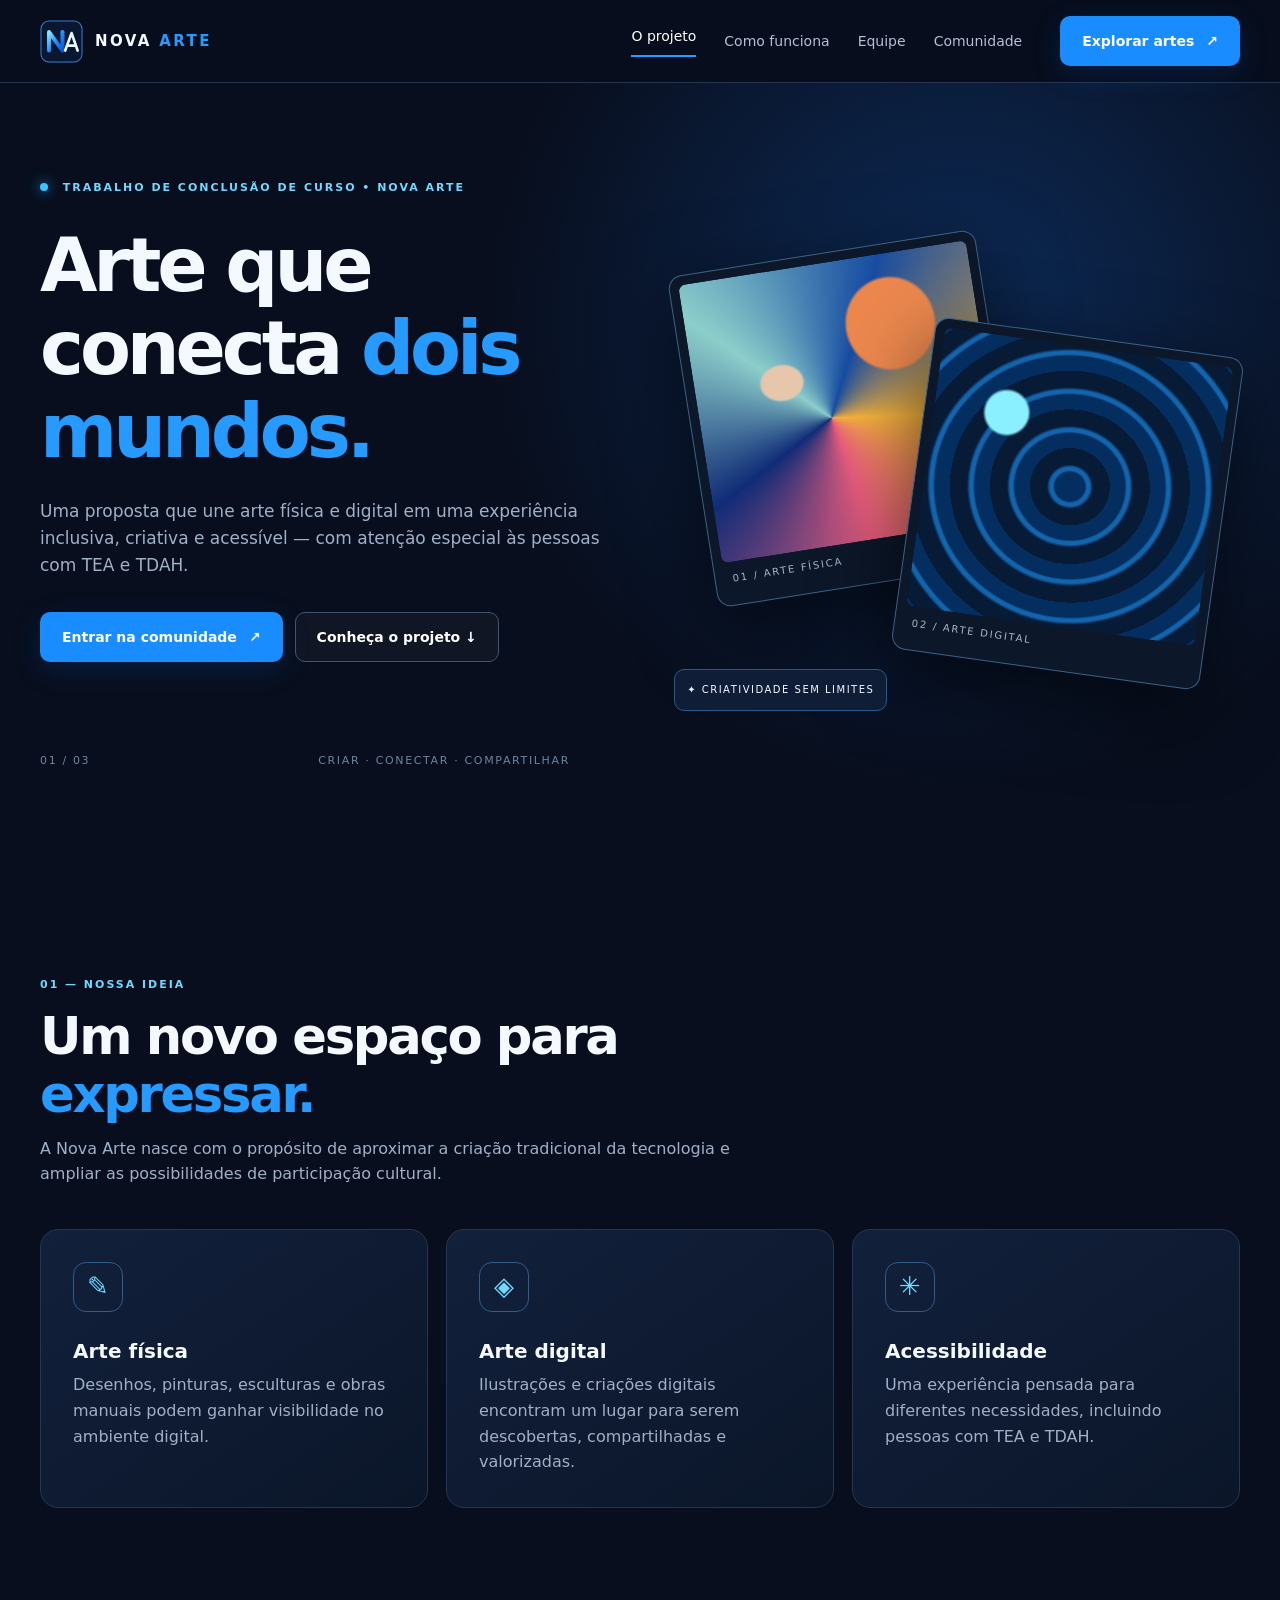
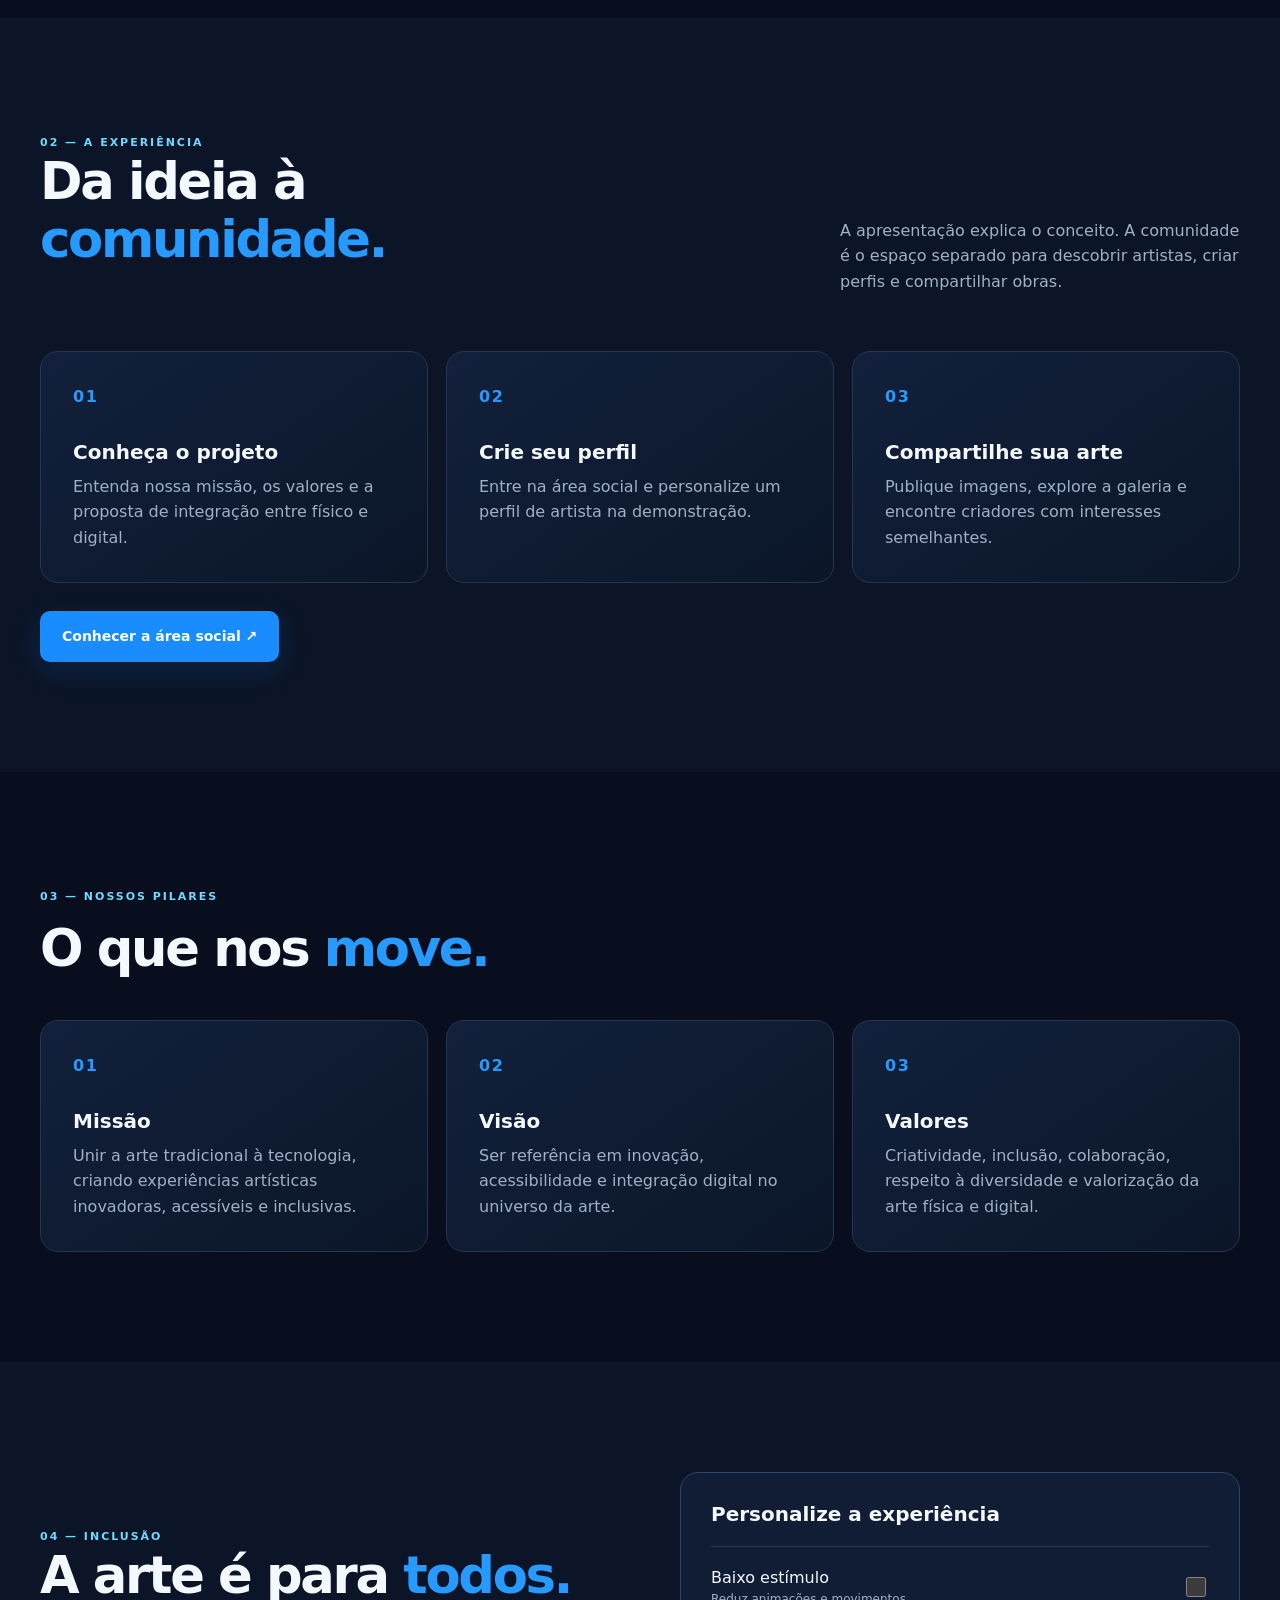
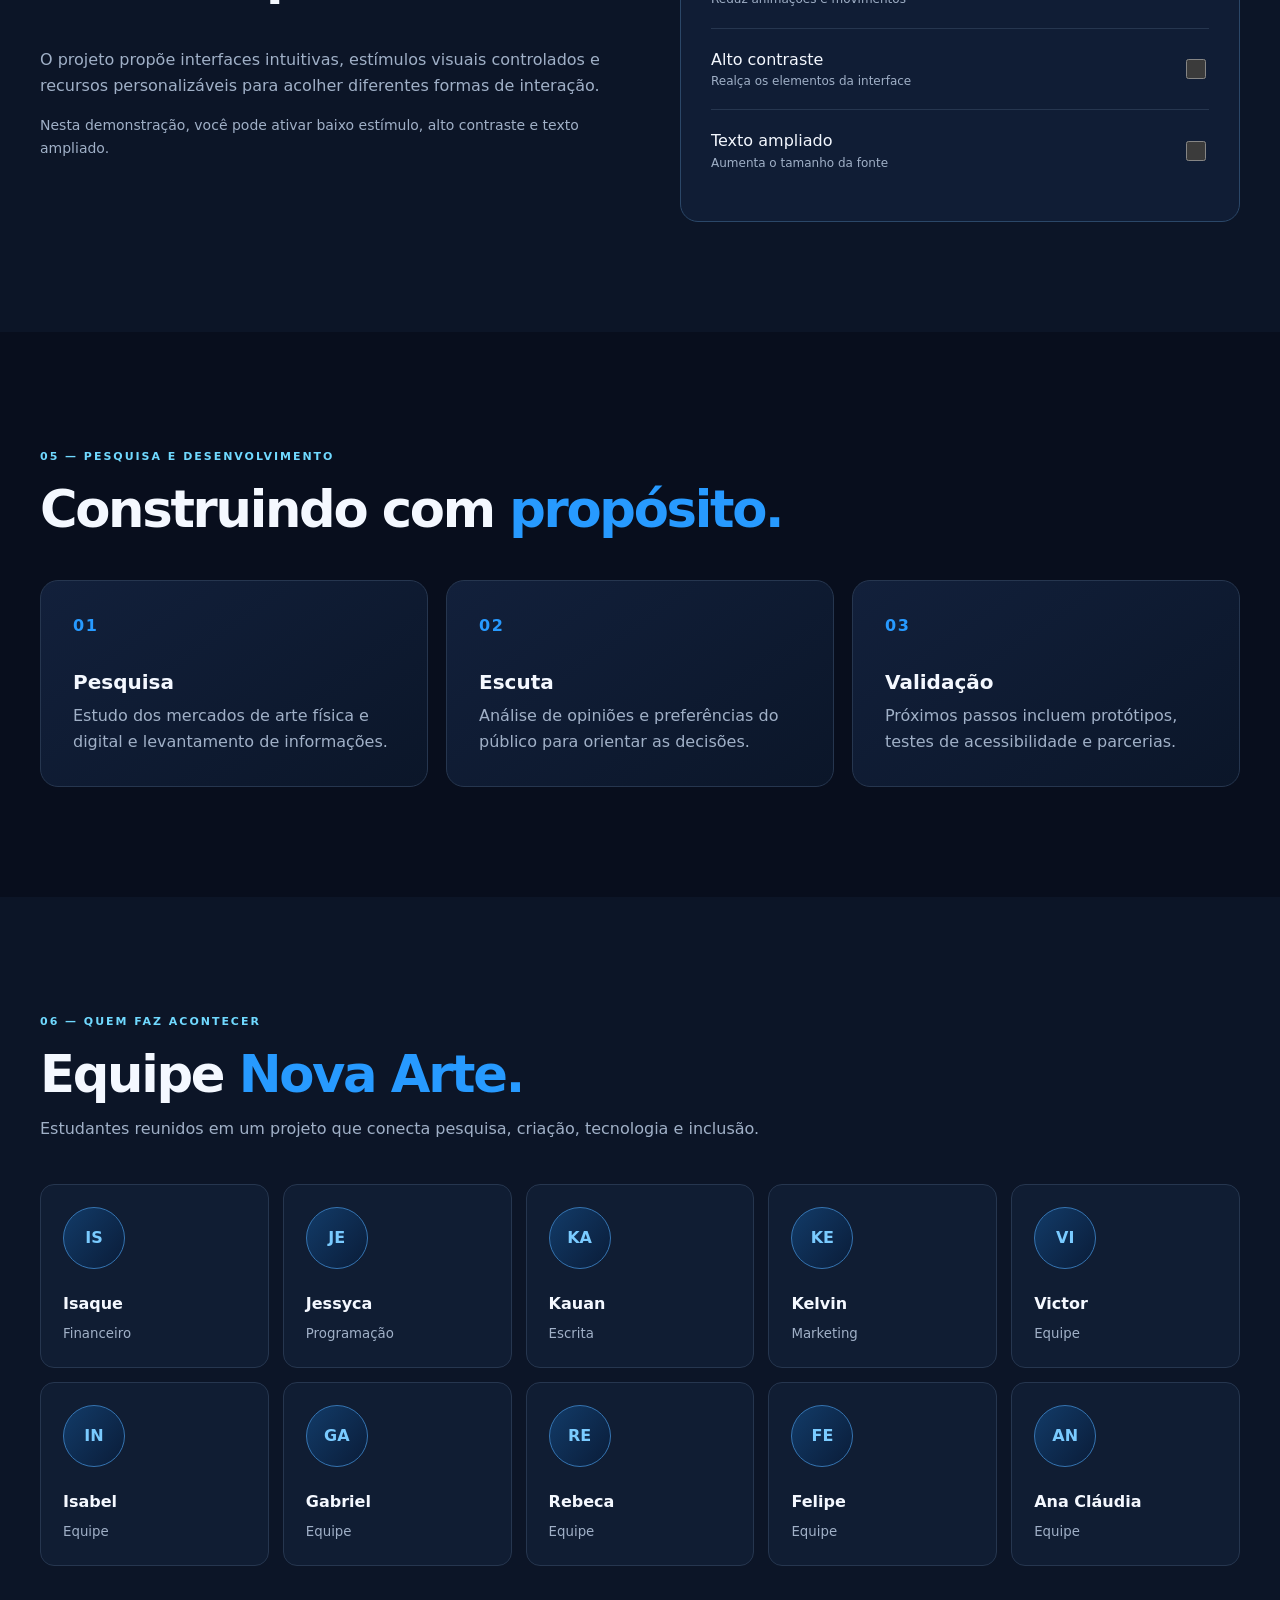
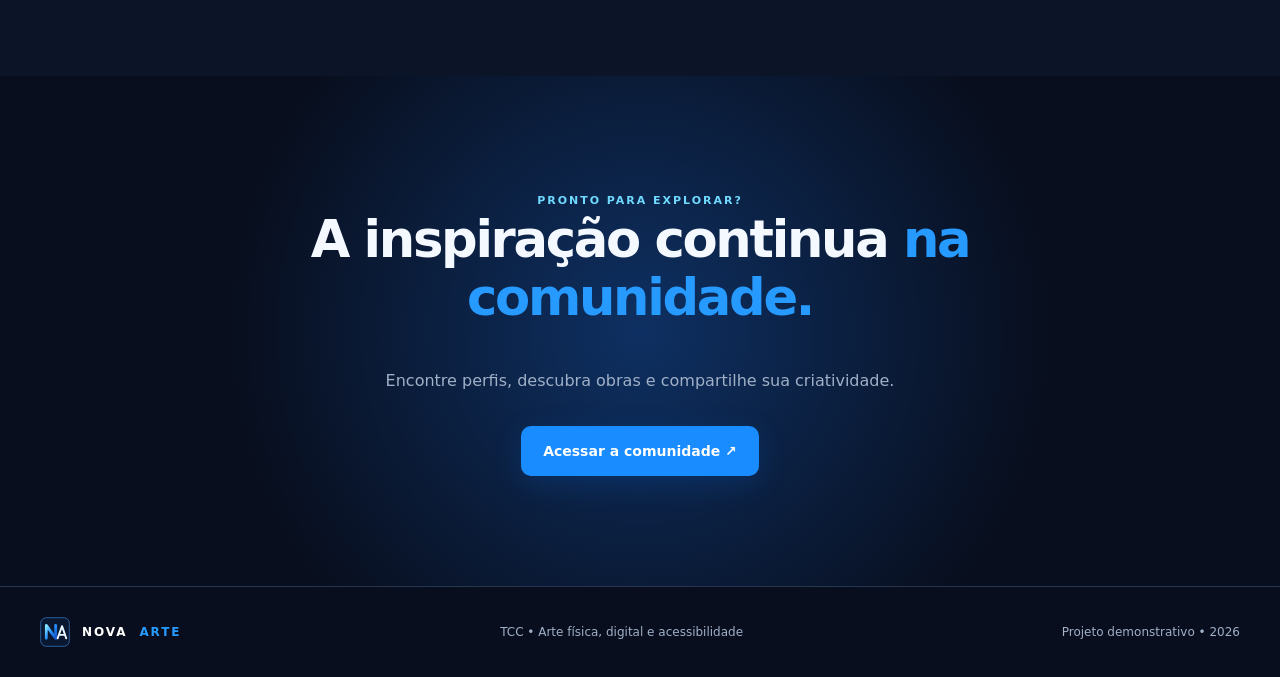
<file: index.html>
<!doctype html>
<html lang="pt-BR">

<head>
    <meta charset="utf-8">
    <meta name="viewport" content="width=device-width,initial-scale=1">
    <meta name="theme-color" content="#070d1d">
    <meta name="description" content="Nova Arte — unindo arte física e digital com acessibilidade.">
    <title>O projeto | Nova Arte</title>
    <link rel="icon" type="image/svg+xml" href="assets/logo-nova-arte.svg">
    <link rel="stylesheet" href="style.css">
    <script defer src="script.js"></script>
</head>

<body data-page="home"><a class="skip" href="#main">Pular para conteúdo</a>
    <header class="header">
        <div class="container topbar"><a class="brand" href="index.html" aria-label="Nova Arte, página inicial"><img
                    class="brand-logo" src="assets/logo-nova-arte.svg" alt="" width="43" height="43"><span>NOVA
                    <strong>ARTE</strong></span></a><button class="menu-button" id="menuButton" aria-label="Abrir menu"
                aria-expanded="false">☰</button>
            <nav class="nav" id="nav"><a href="index.html" class="active">O projeto</a><a
                    href="index.html#como-funciona">Como funciona</a><a href="index.html#equipe">Equipe</a><a
                    href="comunidade.html" class="">Comunidade</a></nav><a class="button button-primary header-cta"
                href="comunidade.html">Explorar artes <span aria-hidden="true">↗</span></a>
        </div>
    </header>
    <main id="main">
        <section class="hero">
            <div class="hero-orb"></div>
            <div class="container hero-grid">
                <div><span class="eyebrow"><span class="dot"></span> TRABALHO DE CONCLUSÃO DE CURSO • NOVA ARTE</span>
                    <h1>Arte que conecta <em>dois mundos.</em></h1>
                    <p class="lead">Uma proposta que une arte física e digital em uma experiência inclusiva, criativa e
                        acessível — com atenção especial às pessoas com TEA e TDAH.</p>
                    <div class="actions"><a href="comunidade.html" class="button button-primary">Entrar na comunidade
                            <span>↗</span></a><a href="#sobre" class="button button-outline">Conheça o projeto ↓</a>
                    </div>
                    <div class="hero-foot"><span>01 / 03</span><span>CRIAR · CONECTAR · COMPARTILHAR</span></div>
                </div>
                <div class="hero-art" aria-label="Composição ilustrativa de arte física e digital">
                    <div class="art-frame art-one">
                        <div class="abstract-art a1"></div><span>01 / ARTE FÍSICA</span>
                    </div>
                    <div class="art-frame art-two">
                        <div class="abstract-art a2"></div><span>02 / ARTE DIGITAL</span>
                    </div>
                    <div class="art-glow"></div><span class="floating-label">✦ CRIATIVIDADE SEM LIMITES</span>
                </div>
            </div>
        </section>
        <section class="section intro" id="sobre">
            <div class="container">
                <div class="section-head"><span class="kicker">01 — NOSSA IDEIA</span>
                    <h2>Um novo espaço para <span class="blue">expressar.</span></h2>
                    <p>A Nova Arte nasce com o propósito de aproximar a criação tradicional da tecnologia e ampliar as
                        possibilidades de participação cultural.</p>
                </div>
                <div class="feature-grid">
                    <article class="feature"><span class="feature-icon">✎</span>
                        <h3>Arte física</h3>
                        <p>Desenhos, pinturas, esculturas e obras manuais podem ganhar visibilidade no ambiente digital.
                        </p>
                    </article>
                    <article class="feature"><span class="feature-icon">◈</span>
                        <h3>Arte digital</h3>
                        <p>Ilustrações e criações digitais encontram um lugar para serem descobertas, compartilhadas e
                            valorizadas.</p>
                    </article>
                    <article class="feature"><span class="feature-icon">✳</span>
                        <h3>Acessibilidade</h3>
                        <p>Uma experiência pensada para diferentes necessidades, incluindo pessoas com TEA e TDAH.</p>
                    </article>
                </div>
            </div>
        </section>
        <section class="section muted" id="como-funciona">
            <div class="container">
                <div class="split-head">
                    <div><span class="kicker">02 — A EXPERIÊNCIA</span>
                        <h2>Da ideia à <span class="blue">comunidade.</span></h2>
                    </div>
                    <p>A apresentação explica o conceito. A comunidade é o espaço separado para descobrir artistas,
                        criar perfis e compartilhar obras.</p>
                </div>
                <div class="steps">
                    <article><span class="step-number">01</span>
                        <h3>Conheça o projeto</h3>
                        <p>Entenda nossa missão, os valores e a proposta de integração entre físico e digital.</p>
                    </article>
                    <article><span class="step-number">02</span>
                        <h3>Crie seu perfil</h3>
                        <p>Entre na área social e personalize um perfil de artista na demonstração.</p>
                    </article>
                    <article><span class="step-number">03</span>
                        <h3>Compartilhe sua arte</h3>
                        <p>Publique imagens, explore a galeria e encontre criadores com interesses semelhantes.</p>
                    </article>
                </div><a href="comunidade.html" class="button button-primary space-top">Conhecer a área social ↗</a>
            </div>
        </section>
        <section class="section" id="pilares">
            <div class="container">
                <div class="section-head"><span class="kicker">03 — NOSSOS PILARES</span>
                    <h2>O que nos <span class="blue">move.</span></h2>
                </div>
                <div class="feature-grid">
                    <article class="feature"><span class="number">01</span>
                        <h3>Missão</h3>
                        <p>Unir a arte tradicional à tecnologia, criando experiências artísticas inovadoras, acessíveis
                            e inclusivas.</p>
                    </article>
                    <article class="feature"><span class="number">02</span>
                        <h3>Visão</h3>
                        <p>Ser referência em inovação, acessibilidade e integração digital no universo da arte.</p>
                    </article>
                    <article class="feature"><span class="number">03</span>
                        <h3>Valores</h3>
                        <p>Criatividade, inclusão, colaboração, respeito à diversidade e valorização da arte física e
                            digital.</p>
                    </article>
                </div>
            </div>
        </section>
        <section class="section muted" id="acessibilidade">
            <div class="container accessibility">
                <div><span class="kicker">04 — INCLUSÃO</span>
                    <h2>A arte é para <span class="blue">todos.</span></h2>
                    <p>O projeto propõe interfaces intuitivas, estímulos visuais controlados e recursos personalizáveis
                        para acolher diferentes formas de interação.</p>
                    <p class="note">Nesta demonstração, você pode ativar baixo estímulo, alto contraste e texto
                        ampliado.</p>
                </div>
                <div class="settings">
                    <h3>Personalize a experiência</h3><label><span>Baixo estímulo <small>Reduz animações e
                                movimentos</small></span><input type="checkbox" id="lowMotion"></label><label><span>Alto
                            contraste <small>Realça os elementos da interface</small></span><input type="checkbox"
                            id="highContrast"></label><label><span>Texto ampliado <small>Aumenta o tamanho da
                                fonte</small></span><input type="checkbox" id="largeText"></label>
                </div>
            </div>
        </section>
        <section class="section" id="metodologia">
            <div class="container">
                <div class="section-head"><span class="kicker">05 — PESQUISA E DESENVOLVIMENTO</span>
                    <h2>Construindo com <span class="blue">propósito.</span></h2>
                </div>
                <div class="steps">
                    <article><span class="step-number">01</span>
                        <h3>Pesquisa</h3>
                        <p>Estudo dos mercados de arte física e digital e levantamento de informações.</p>
                    </article>
                    <article><span class="step-number">02</span>
                        <h3>Escuta</h3>
                        <p>Análise de opiniões e preferências do público para orientar as decisões.</p>
                    </article>
                    <article><span class="step-number">03</span>
                        <h3>Validação</h3>
                        <p>Próximos passos incluem protótipos, testes de acessibilidade e parcerias.</p>
                    </article>
                </div>
            </div>
        </section>
        <section class="section muted" id="equipe">
            <div class="container">
                <div class="section-head"><span class="kicker">06 — QUEM FAZ ACONTECER</span>
                    <h2>Equipe <span class="blue">Nova Arte.</span></h2>
                    <p>Estudantes reunidos em um projeto que conecta pesquisa, criação, tecnologia e inclusão.</p>
                </div>
                <div class="team-grid">
                    <div class="member"><span>IS</span><strong>Isaque</strong><small>Financeiro</small></div>
                    <div class="member"><span>JE</span><strong>Jessyca</strong><small>Programação</small></div>
                    <div class="member"><span>KA</span><strong>Kauan</strong><small>Escrita</small></div>
                    <div class="member"><span>KE</span><strong>Kelvin</strong><small>Marketing</small></div>
                    <div class="member"><span>VI</span><strong>Victor</strong><small>Equipe</small></div>
                    <div class="member"><span>IN</span><strong>Isabel</strong><small>Equipe</small></div>
                    <div class="member"><span>GA</span><strong>Gabriel</strong><small>Equipe</small></div>
                    <div class="member"><span>RE</span><strong>Rebeca</strong><small>Equipe</small></div>
                    <div class="member"><span>FE</span><strong>Felipe</strong><small>Equipe</small></div>
                    <div class="member"><span>AN</span><strong>Ana Cláudia</strong><small>Equipe</small></div>
                </div>
            </div>
        </section>
        <section class="section cta-section">
            <div class="container cta"><span class="kicker">PRONTO PARA EXPLORAR?</span>
                <h2>A inspiração continua <span class="blue">na comunidade.</span></h2>
                <p>Encontre perfis, descubra obras e compartilhe sua criatividade.</p><a href="comunidade.html"
                    class="button button-primary">Acessar a comunidade ↗</a>
            </div>
        </section>
    </main>
    <footer class="footer">
        <div class="container footer-inner"><span class="brand small-brand"><img class="brand-logo"
                    src="assets/logo-nova-arte.svg" alt="" width="43" height="43"> NOVA
                <strong>ARTE</strong></span><span>TCC • Arte física, digital e acessibilidade</span><span>Projeto
                demonstrativo • 2026</span></div>
    </footer>
    <div class="toast" id="toast" role="status" aria-live="polite"></div>
</body>

</html>
</file>
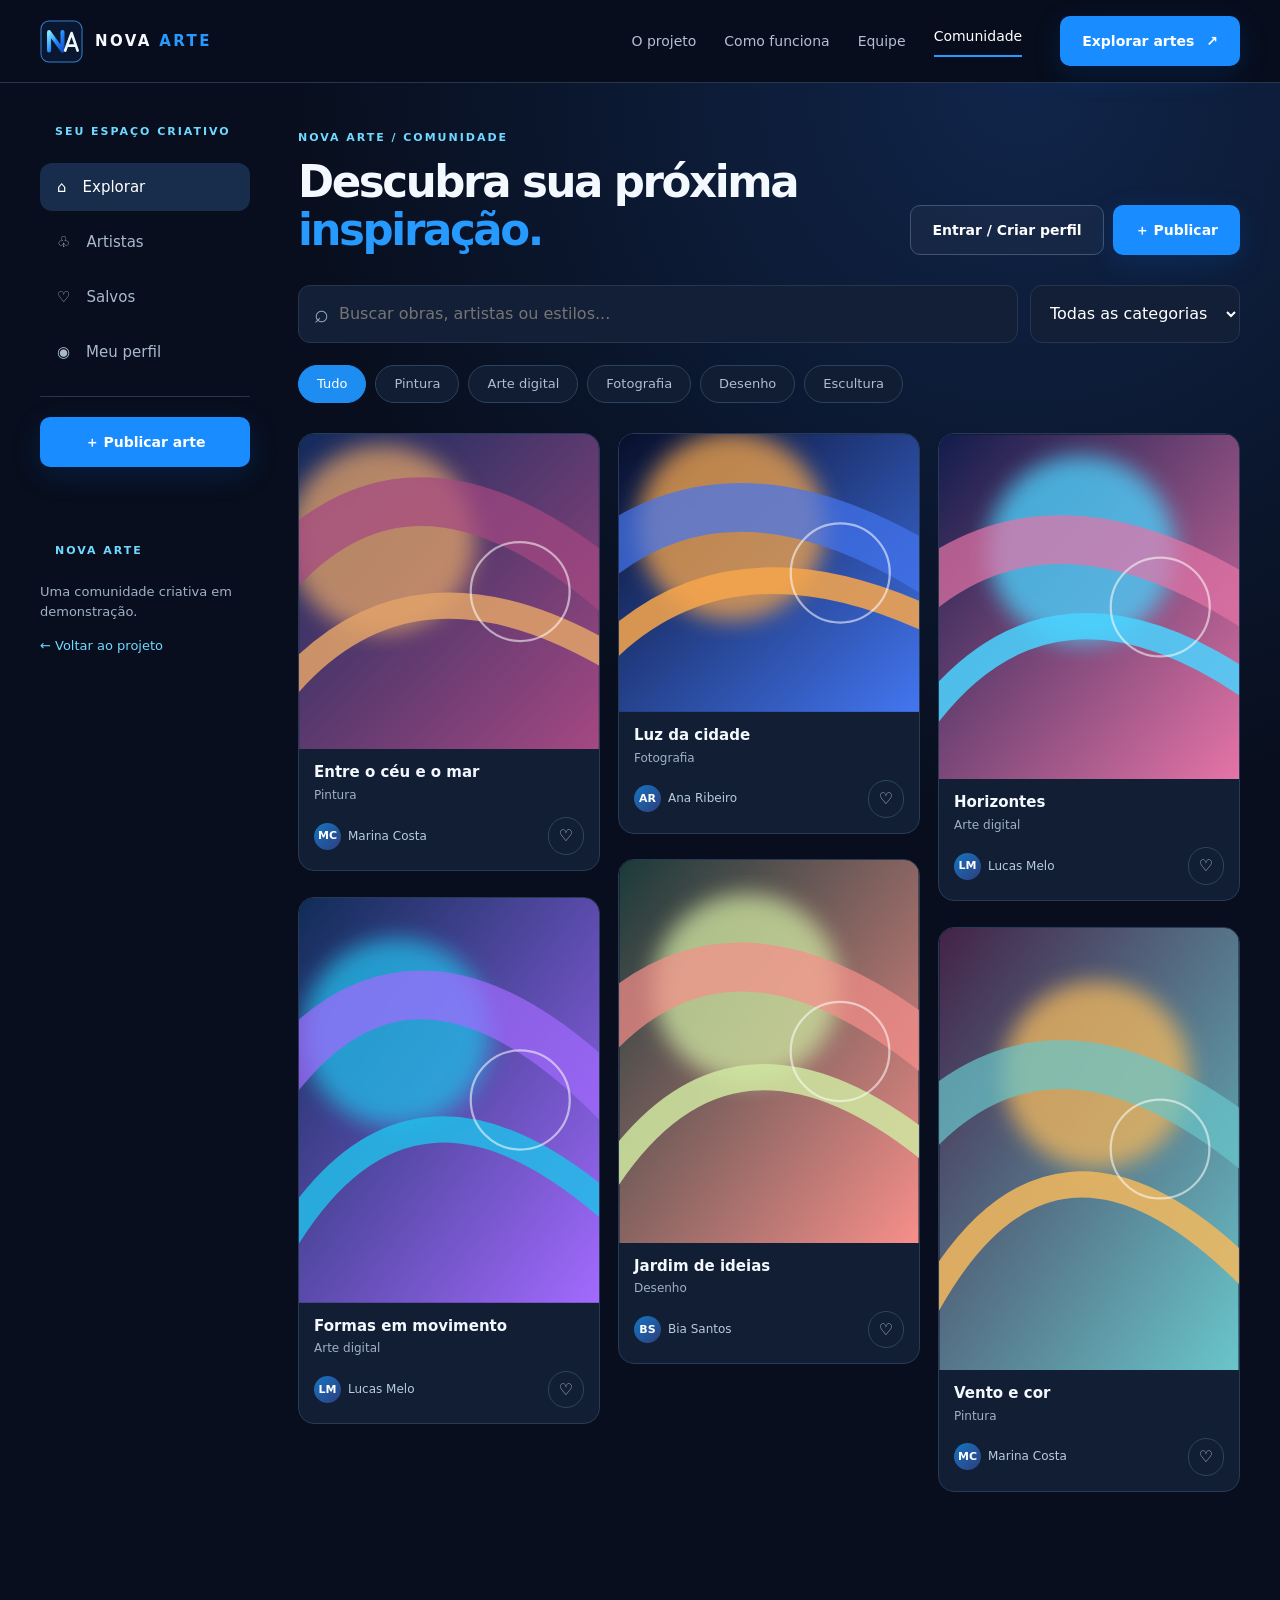
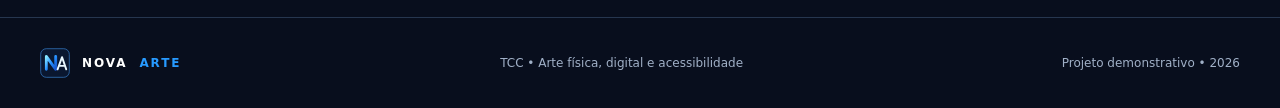
<file: comunidade.html>
<!doctype html>
<html lang="pt-BR">

<head>
    <meta charset="utf-8">
    <meta name="viewport" content="width=device-width,initial-scale=1">
    <meta name="theme-color" content="#070d1d">
    <meta name="description" content="Nova Arte — unindo arte física e digital com acessibilidade.">
    <title>Comunidade | Nova Arte</title>
    <link rel="icon" type="image/svg+xml" href="assets/logo-nova-arte.svg">
    <link rel="stylesheet" href="style.css">
    <script defer src="script.js"></script>
</head>

<body data-page="social"><a class="skip" href="#main">Pular para conteúdo</a>
    <header class="header">
        <div class="container topbar"><a class="brand" href="index.html" aria-label="Nova Arte, página inicial"><img
                    class="brand-logo" src="assets/logo-nova-arte.svg" alt="" width="43" height="43"><span>NOVA
                    <strong>ARTE</strong></span></a><button class="menu-button" id="menuButton" aria-label="Abrir menu"
                aria-expanded="false">☰</button>
            <nav class="nav" id="nav"><a href="index.html" class="">O projeto</a><a href="index.html#como-funciona">Como
                    funciona</a><a href="index.html#equipe">Equipe</a><a href="comunidade.html"
                    class="active">Comunidade</a></nav><a class="button button-primary header-cta"
                href="comunidade.html">Explorar artes <span aria-hidden="true">↗</span></a>
        </div>
    </header>
    <main id="main" class="social-main">
        <div class="container social-layout">
            <aside class="sidebar">
                <div class="sidebar-title">SEU ESPAÇO CRIATIVO</div><a class="side-link active" href="#feed"
                    data-view="feed">⌂ <span>Explorar</span></a><a class="side-link" href="#artistas"
                    data-view="artists">♧ <span>Artistas</span></a><a class="side-link" href="#salvos"
                    data-view="saved">♡ <span>Salvos</span></a><a class="side-link" href="#perfil" data-view="profile">◉
                    <span>Meu perfil</span></a>
                <div class="sidebar-divider"></div><button class="button button-primary sidebar-post" id="newPostSide">＋
                    Publicar arte</button>
                <div class="sidebar-bottom"><span class="sidebar-title">NOVA ARTE</span>
                    <p>Uma comunidade criativa em demonstração.</p><a href="index.html">← Voltar ao projeto</a>
                </div>
            </aside>
            <div class="social-content">
                <div class="social-top">
                    <div><span class="kicker">NOVA ARTE / COMUNIDADE</span>
                        <h1 id="viewTitle">Descubra sua próxima <span class="blue">inspiração.</span></h1>
                    </div>
                    <div class="social-actions"><button class="button button-outline" id="accountButton">Entrar / Criar
                            perfil</button><button class="button button-primary" id="newPostTop">＋ Publicar</button>
                    </div>
                </div>
                <div id="feedView" class="view">
                    <div class="search-row"><label class="searchbox"><span aria-hidden="true">⌕</span><input
                                id="searchInput" type="search" placeholder="Buscar obras, artistas ou estilos..."
                                aria-label="Buscar obras ou artistas"></label><select id="categoryFilter"
                            aria-label="Filtrar categoria">
                            <option value="all">Todas as categorias</option>
                            <option>Pintura</option>
                            <option>Desenho</option>
                            <option>Fotografia</option>
                            <option>Arte digital</option>
                            <option>Escultura</option>
                        </select></div>
                    <div class="chips" id="chips"><button class="chip active" data-category="all">Tudo</button><button
                            class="chip" data-category="Pintura">Pintura</button><button class="chip"
                            data-category="Arte digital">Arte digital</button><button class="chip"
                            data-category="Fotografia">Fotografia</button><button class="chip"
                            data-category="Desenho">Desenho</button><button class="chip"
                            data-category="Escultura">Escultura</button></div>
                    <div class="masonry" id="feedGrid"></div>
                    <p class="empty" id="feedEmpty" hidden>Nenhuma obra encontrada. Tente outro filtro.</p>
                </div>
                <div id="artistsView" class="view" hidden>
                    <p class="view-description">Explore os perfis dos criadores da comunidade.</p>
                    <div class="artists-grid" id="artistsGrid"></div>
                </div>
                <div id="savedView" class="view" hidden>
                    <p class="view-description">As obras que você curtir aparecem aqui neste navegador.</p>
                    <div class="masonry" id="savedGrid"></div>
                    <p class="empty" id="savedEmpty" hidden>Você ainda não salvou nenhuma obra.</p>
                </div>
                <div id="profileView" class="view" hidden>
                    <div id="profilePanel"></div>
                    <div class="masonry" id="profileGrid"></div>
                </div>
                <div id="artistDetailView" class="view" hidden><button class="text-button" id="backArtists">← Voltar aos
                        artistas</button>
                    <div id="artistDetail"></div>
                    <div class="masonry" id="artistDetailGrid"></div>
                </div>
            </div>
        </div>
    </main>
    <dialog id="accountDialog" class="dialog">
        <form id="accountForm" class="dialog-form"><button type="button" class="close-dialog" data-close
                aria-label="Fechar">×</button><span class="kicker">SUA IDENTIDADE CRIATIVA</span>
            <h2>Criar ou acessar perfil</h2>
            <p>Esta é uma simulação local. Escolha um nome para entrar; não utilize senhas reais.</p><label>Nome de
                artista<input name="name" required maxlength="40"
                    placeholder="Como quer ser conhecido?"></label><label>Biografia (opcional)<textarea name="bio"
                    maxlength="180" rows="3" placeholder="Conte um pouco sobre sua arte..."></textarea></label><button
                class="button button-primary" type="submit">Continuar ↗</button>
        </form>
    </dialog>
    <dialog id="postDialog" class="dialog">
        <form id="postForm" class="dialog-form"><button type="button" class="close-dialog" data-close
                aria-label="Fechar">×</button><span class="kicker">COMPARTILHE SUA CRIATIVIDADE</span>
            <h2>Publicar uma obra</h2>
            <p>Publicações demonstrativas ficam armazenadas apenas neste navegador.</p><label>Imagem da arte<input
                    id="postImage" name="image" type="file" accept="image/png,image/jpeg,image/webp" required></label>
            <div id="imagePreview" class="image-preview" hidden></div><label>Título<input name="title" required
                    maxlength="70" placeholder="Nome da sua obra"></label><label>Categoria<select name="category">
                    <option>Arte digital</option>
                    <option>Pintura</option>
                    <option>Desenho</option>
                    <option>Fotografia</option>
                    <option>Escultura</option>
                </select></label><label>Descrição<textarea name="description" rows="3" maxlength="300"
                    placeholder="Qual é a história desta obra?"></textarea></label><button class="button button-primary"
                type="submit">Publicar arte ↗</button>
        </form>
    </dialog>
    <dialog id="artDialog" class="dialog art-dialog"><button type="button" class="close-dialog" data-close
            aria-label="Fechar">×</button>
        <div id="artDetail"></div>
    </dialog>
    <footer class="footer">
        <div class="container footer-inner"><span class="brand small-brand"><img class="brand-logo"
                    src="assets/logo-nova-arte.svg" alt="" width="43" height="43"> NOVA
                <strong>ARTE</strong></span><span>TCC • Arte física, digital e acessibilidade</span><span>Projeto
                demonstrativo • 2026</span></div>
    </footer>
    <div class="toast" id="toast" role="status" aria-live="polite"></div>
</body>

</html>
</file>
<file: style.css>
:root {
    --bg: #080e1d;
    --panel: #101b31;
    --panel2: #0d172b;
    --line: #26364f;
    --text: #f4f8ff;
    --muted: #a0b0c7;
    --blue: #279aff;
    --cyan: #70d9ff;
    --radius: 18px;
    font-family: system-ui, -apple-system, 'Segoe UI', Arial, sans-serif;
    color-scheme: dark
}

* {
    box-sizing: border-box
}

html {
    scroll-behavior: smooth
}

body {
    margin: 0;
    background: var(--bg);
    color: var(--text);
    line-height: 1.6
}

a {
    color: inherit;
    text-decoration: none
}

button,
input,
select,
textarea {
    font: inherit
}

button {
    cursor: pointer
}

button:focus-visible,
a:focus-visible,
input:focus-visible,
select:focus-visible,
textarea:focus-visible {
    outline: 3px solid var(--cyan);
    outline-offset: 3px
}

h1,
h2,
h3,
p {
    margin-top: 0
}

h1,
h2,
h3 {
    font-family: system-ui, -apple-system, 'Segoe UI', Arial, sans-serif;
    line-height: 1.12
}

h1 {
    font-size: clamp(2.6rem, 5.8vw, 5.8rem);
    letter-spacing: -.055em
}

h2 {
    font-size: clamp(2rem, 4vw, 3.7rem);
    letter-spacing: -.045em
}

h3 {
    font-size: 1.25rem
}

p {
    color: var(--muted)
}

.container {
    width: min(1200px, calc(100% - 48px));
    margin: auto
}

.skip {
    position: absolute;
    left: -9999px;
    top: 10px;
    background: #fff;
    color: #000;
    padding: 8px;
    z-index: 100
}

.skip:focus {
    left: 10px
}

.header {
    position: sticky;
    top: 0;
    z-index: 30;
    background: #080e1deF;
    border-bottom: 1px solid #26364f;
    backdrop-filter: blur(16px)
}

.topbar {
    height: 82px;
    display: flex;
    align-items: center;
    gap: 38px
}

.brand {
    display: flex;
    align-items: center;
    gap: 12px;
    font-size: 15px;
    letter-spacing: .16em;
    font-weight: 600;
    white-space: nowrap
}

.brand strong {
    color: var(--blue)
}

.brand-symbol {
    display: grid;
    place-items: center;
    width: 43px;
    height: 43px;
    background: linear-gradient(140deg, #15385d, #0b162b);
    border: 1px solid #288fe7;
    border-radius: 12px;
    font-size: 22px;
    font-weight: 700;
    letter-spacing: -.2em;
    box-shadow: 0 0 20px #006aff35
}

.brand-symbol span {
    color: var(--blue)
}

.nav {
    display: flex;
    align-items: center;
    gap: 28px;
    margin-left: auto
}

.nav a {
    font-size: 14px;
    color: #b3c0d4
}

.nav a:hover,
.nav a.active {
    color: #fff
}

.nav a.active {
    border-bottom: 2px solid var(--blue);
    padding-bottom: 7px
}

.button {
    display: inline-flex;
    justify-content: center;
    align-items: center;
    gap: 12px;
    border-radius: 10px;
    padding: 13px 21px;
    border: 1px solid transparent;
    font-weight: 700;
    font-size: 14px;
    transition: transform .2s, background .2s
}

.button:hover {
    transform: translateY(-2px)
}

.button-primary {
    background: #198cff;
    color: white;
    box-shadow: 0 8px 30px #007dff27
}

.button-primary:hover {
    background: #38a4ff
}

.button-outline {
    background: #ffffff08;
    border-color: #405473;
    color: #fff
}

.menu-button {
    display: none
}

.eyebrow,
.kicker,
.sidebar-title {
    font-size: 11px;
    font-weight: 700;
    letter-spacing: .18em;
    color: var(--cyan)
}

.dot {
    display: inline-block;
    background: #33c8ff;
    width: 8px;
    height: 8px;
    border-radius: 50%;
    margin-right: 9px;
    box-shadow: 0 0 13px var(--blue)
}

.blue,
em {
    color: var(--blue);
    font-style: normal
}

.hero {
    position: relative;
    overflow: hidden;
    background: radial-gradient(circle at 75% 30%, #0d2b58 0, transparent 43%), #080e1d
}

.hero-grid {
    min-height: 670px;
    display: grid;
    grid-template-columns: 1.05fr 1fr;
    align-items: center;
    gap: 40px;
    padding: 90px 0
}

.hero h1 {
    max-width: 680px;
    margin: 25px 0
}

.lead {
    font-size: 17px;
    max-width: 580px
}

.actions {
    display: flex;
    flex-wrap: wrap;
    gap: 12px;
    margin-top: 32px
}

.hero-foot {
    display: flex;
    justify-content: space-between;
    max-width: 530px;
    color: #6f849f;
    font-size: 11px;
    letter-spacing: .15em;
    margin-top: 90px
}

.hero-art {
    height: 500px;
    position: relative
}

.art-frame {
    position: absolute;
    background: #0c1729;
    padding: 9px 9px 12px;
    border: 1px solid #3d6186;
    border-radius: 14px;
    box-shadow: 0 25px 80px #0009
}

.art-frame span {
    display: block;
    padding: 9px 8px 0;
    color: #a7b8ce;
    font-size: 10px;
    letter-spacing: .18em
}

.art-one {
    width: 55%;
    height: 67%;
    left: 3%;
    top: 6%;
    transform: rotate(-9deg)
}

.art-two {
    width: 55%;
    height: 67%;
    right: 3%;
    top: 23%;
    transform: rotate(8deg)
}

.abstract-art {
    height: 90%;
    border-radius: 7px
}

.a1 {
    background: radial-gradient(ellipse at 30% 40%, #e6c7ac 0 7%, transparent 8%), radial-gradient(ellipse at 70% 25%, #ec884e 0 15%, transparent 16%), conic-gradient(from 25deg at 45% 55%, #174ca2, #f4b23b, #e85c7d, #102c77, #8cceca, #174ca2)
}

.a2 {
    background: radial-gradient(circle at 25% 27%, #8af0ff 0 7%, transparent 8%), repeating-radial-gradient(ellipse at 50% 50%, #042e60 0 15px, #1264ad 17px 20px, #071a36 23px 40px)
}

.art-glow {
    position: absolute;
    inset: 15% 10%;
    background: #0077ff38;
    filter: blur(90px);
    z-index: -1
}

.floating-label {
    position: absolute;
    bottom: 10px;
    left: 0;
    background: #101d37;
    border: 1px solid #28588c;
    border-radius: 10px;
    padding: 12px;
    font-size: 10px;
    letter-spacing: .15em
}

.section {
    padding: 110px 0;
    scroll-margin-top: 85px
}

.muted {
    background: #0c1527
}

.section-head {
    max-width: 750px;
    margin-bottom: 42px
}

.section-head h2 {
    margin: 13px 0
}

.feature-grid,
.steps {
    display: grid;
    grid-template-columns: repeat(3, 1fr);
    gap: 18px
}

.feature,
.steps article {
    padding: 32px;
    border: 1px solid var(--line);
    border-radius: var(--radius);
    background: linear-gradient(145deg, #12203b, #0b1629)
}

.feature-icon {
    display: grid;
    place-items: center;
    width: 50px;
    height: 50px;
    border: 1px solid #315b89;
    border-radius: 13px;
    color: var(--cyan);
    font-size: 26px;
    margin-bottom: 28px
}

.feature h3,
.steps h3 {
    margin-bottom: 10px
}

.feature p,
.steps p {
    margin: 0
}

.number,
.step-number {
    display: block;
    color: var(--blue);
    font-weight: 700;
    letter-spacing: .1em;
    margin-bottom: 32px
}

.split-head {
    display: flex;
    justify-content: space-between;
    align-items: end;
    gap: 40px;
    margin-bottom: 40px
}

.split-head>div {
    max-width: 600px
}

.split-head>p {
    max-width: 400px
}

.space-top {
    margin-top: 28px
}

.accessibility {
    display: grid;
    grid-template-columns: 1fr 1fr;
    gap: 80px;
    align-items: center
}

.note {
    font-size: 14px
}

.settings {
    background: #101d35;
    border: 1px solid #2b4768;
    border-radius: 18px;
    padding: 30px
}

.settings label {
    display: flex;
    justify-content: space-between;
    align-items: center;
    gap: 20px;
    padding: 18px 0;
    border-top: 1px solid var(--line)
}

.settings small {
    display: block;
    color: var(--muted);
    font-size: 12px
}

.settings input {
    width: 20px;
    height: 20px;
    accent-color: var(--blue)
}

.team-grid {
    display: grid;
    grid-template-columns: repeat(5, 1fr);
    gap: 14px
}

.member {
    background: #101d33;
    border: 1px solid var(--line);
    border-radius: 14px;
    padding: 22px;
    display: flex;
    flex-direction: column;
    gap: 7px
}

.member>span {
    display: grid;
    place-items: center;
    width: 62px;
    height: 62px;
    background: linear-gradient(130deg, #123b68, #0a1c38);
    border: 1px solid #3574b1;
    border-radius: 50%;
    font-weight: 700;
    color: #7acbff;
    margin-bottom: 15px
}

.member small {
    color: var(--muted)
}

.cta-section {
    background: radial-gradient(circle at 50% 50%, #0e3062, transparent 60%)
}

.cta {
    text-align: center;
    max-width: 780px
}

.cta .button {
    margin-top: 16px
}

.footer {
    border-top: 1px solid var(--line);
    padding: 30px 0
}

.footer-inner {
    display: flex;
    align-items: center;
    justify-content: space-between;
    gap: 15px;
    color: var(--muted);
    font-size: 12px
}

.small-brand {
    font-size: 12px;
    color: #fff
}

.small-brand .brand-symbol {
    width: 30px;
    height: 30px;
    font-size: 16px
}

.social-main {
    min-height: calc(100vh - 160px);
    background: radial-gradient(circle at 80% 0%, #10254a, transparent 40%)
}

.social-layout {
    display: grid;
    grid-template-columns: 210px minmax(0, 1fr);
    gap: 48px;
    padding: 40px 0 100px
}

.sidebar {
    position: sticky;
    top: 120px;
    align-self: start
}

.sidebar-title {
    display: block;
    margin: 0 0 22px 15px
}

.side-link {
    display: flex;
    gap: 16px;
    align-items: center;
    padding: 12px 17px;
    border-radius: 12px;
    color: #aab9ce;
    margin-bottom: 7px;
    font-size: 15px
}

.side-link.active,
.side-link:hover {
    background: #172d4b;
    color: #fff
}

.sidebar-divider {
    height: 1px;
    background: var(--line);
    margin: 20px 0
}

.sidebar-post {
    width: 100%
}

.sidebar-bottom {
    margin-top: 75px;
    font-size: 13px
}

.sidebar-bottom a {
    color: var(--cyan)
}

.social-top {
    display: flex;
    align-items: end;
    justify-content: space-between;
    gap: 20px;
    margin-bottom: 30px
}

.social-top h1 {
    font-size: clamp(2rem, 3.4vw, 3.25rem);
    margin: 9px 0 0
}

.social-actions {
    display: flex;
    gap: 9px;
    white-space: nowrap
}

.search-row {
    display: flex;
    gap: 12px
}

.searchbox {
    display: flex;
    align-items: center;
    gap: 10px;
    flex: 1;
    background: #121f36;
    border: 1px solid var(--line);
    border-radius: 12px;
    padding: 0 15px
}

.searchbox span {
    font-size: 25px;
    color: #91a8c5
}

.searchbox input {
    width: 100%;
    background: transparent;
    border: 0;
    outline: none;
    color: white;
    padding: 15px 0
}

.search-row select,
.dialog select {
    background: #121f36;
    border: 1px solid var(--line);
    border-radius: 12px;
    color: #fff;
    padding: 0 15px
}

.chips {
    display: flex;
    gap: 9px;
    flex-wrap: wrap;
    margin: 22px 0 30px
}

.chip {
    border: 1px solid #2b4260;
    border-radius: 99px;
    background: #101d32;
    color: #adbed4;
    padding: 8px 18px;
    font-size: 13px
}

.chip.active,
.chip:hover {
    background: #1d8df1;
    color: #fff;
    border-color: #1d8df1
}

.masonry {
    columns: 3 220px;
    column-gap: 18px
}

.art-card {
    display: inline-block;
    width: 100%;
    margin: 0 0 18px;
    background: #111e33;
    border: 1px solid #273b56;
    border-radius: 16px;
    overflow: hidden;
    break-inside: avoid
}

.art-image-button {
    display: block;
    width: 100%;
    padding: 0;
    border: 0;
    background: #0b1325
}

.art-image-button img {
    display: block;
    width: 100%;
    height: auto;
    min-height: 160px;
    object-fit: cover;
    transition: transform .25s
}

.art-image-button:hover img {
    transform: scale(1.025)
}

.art-meta {
    padding: 15px
}

.art-meta h3 {
    font-size: 15px;
    margin: 0 0 5px
}

.art-meta p {
    font-size: 12px;
    margin: 0 0 12px
}

.art-bottom {
    display: flex;
    align-items: center;
    justify-content: space-between;
    gap: 8px
}

.author-button,
.like-button,
.text-button {
    background: none;
    border: 0;
    color: #b8cbe0;
    padding: 0
}

.author-button:hover,
.text-button:hover {
    color: var(--cyan)
}

.author-button {
    display: flex;
    align-items: center;
    gap: 7px;
    font-size: 12px
}

.avatar {
    width: 27px;
    height: 27px;
    display: inline-grid;
    place-items: center;
    background: linear-gradient(135deg, #1475c2, #2e3e7d);
    border-radius: 50%;
    color: #fff;
    font-size: 11px;
    font-weight: 700
}

.like-button {
    border: 1px solid #2d4563;
    border-radius: 99px;
    padding: 5px 10px
}

.like-button.liked {
    color: #ff91b8;
    border-color: #c14d79
}

.view-description {
    margin-bottom: 30px
}

.artists-grid {
    display: grid;
    grid-template-columns: repeat(auto-fit, minmax(200px, 1fr));
    gap: 16px
}

.artist-card {
    border: 1px solid var(--line);
    background: #101e34;
    border-radius: 16px;
    padding: 25px;
    text-align: center
}

.artist-card .avatar {
    width: 65px;
    height: 65px;
    font-size: 22px;
    margin-bottom: 15px
}

.artist-card h3 {
    font-size: 17px;
    margin: 0 0 8px
}

.artist-card p {
    font-size: 13px;
    min-height: 44px
}

.artist-card button {
    width: 100%
}

.empty {
    padding: 50px 15px;
    text-align: center;
    border: 1px dashed #375273;
    border-radius: 15px
}

.profile-banner {
    display: flex;
    gap: 22px;
    align-items: center;
    background: linear-gradient(120deg, #142f54, #101a30);
    padding: 28px;
    border: 1px solid #345375;
    border-radius: 18px;
    margin-bottom: 30px
}

.profile-banner .avatar {
    width: 78px;
    height: 78px;
    font-size: 27px
}

.profile-banner h2 {
    font-size: 25px;
    margin: 0 0 7px
}

.profile-banner p {
    margin: 0 0 10px
}

.profile-banner .button {
    margin-left: auto
}

.dialog {
    width: min(500px, calc(100% - 28px));
    max-height: 90vh;
    overflow: auto;
    background: #101d33;
    border: 1px solid #3c6187;
    border-radius: 18px;
    color: white;
    padding: 0;
    box-shadow: 0 35px 100px #000b
}

.dialog::backdrop {
    background: #030816cc;
    backdrop-filter: blur(4px)
}

.dialog-form {
    display: flex;
    flex-direction: column;
    gap: 16px;
    padding: 34px;
    position: relative
}

.dialog-form h2 {
    font-size: 29px;
    margin: 0
}

.dialog-form p {
    font-size: 13px;
    margin: 0
}

.dialog-form label {
    font-size: 13px;
    font-weight: 700;
    display: flex;
    flex-direction: column;
    gap: 7px
}

.dialog-form input,
.dialog-form textarea,
.dialog-form select {
    width: 100%;
    background: #09162a;
    border: 1px solid #38516e;
    border-radius: 10px;
    color: white;
    padding: 12px;
    resize: vertical
}

.close-dialog {
    position: absolute;
    top: 12px;
    right: 15px;
    border: 0;
    background: transparent;
    color: #d8e8fa;
    font-size: 28px;
    z-index: 2
}

.image-preview img {
    width: 100%;
    max-height: 230px;
    object-fit: contain;
    border-radius: 10px
}

.art-dialog {
    width: min(850px, calc(100% - 24px));
    position: relative
}

.art-detail-layout {
    display: grid;
    grid-template-columns: 1.15fr 1fr
}

.art-detail-layout>img {
    width: 100%;
    height: 100%;
    max-height: 75vh;
    object-fit: contain;
    background: #070e1b
}

.art-detail-copy {
    padding: 35px;
    align-self: center
}

.art-detail-copy p {
    overflow-wrap: anywhere
}

.toast {
    position: fixed;
    bottom: 24px;
    right: 24px;
    background: #1668a6;
    border-radius: 10px;
    padding: 12px 20px;
    color: #fff;
    z-index: 80;
    opacity: 0;
    pointer-events: none;
    transform: translateY(15px);
    transition: .2s
}

.toast.show {
    opacity: 1;
    transform: translateY(0)
}

body.low-motion *,
body.low-motion *::before,
body.low-motion *::after {
    animation: none !important;
    transition: none !important;
    scroll-behavior: auto !important
}

body.high-contrast {
    --bg: #000;
    --panel: #080808;
    --panel2: #080808;
    --muted: #fff;
    --line: #a4d6ff;
    --blue: #65c6ff
}

body.large-text {
    font-size: 115%
}

@media(max-width:1000px) {
    .hero-grid {
        grid-template-columns: 1fr 1fr
    }

    .hero-art {
        height: 380px
    }

    .social-layout {
        gap: 24px;
        grid-template-columns: 175px minmax(0, 1fr)
    }

    .social-top {
        align-items: start;
        flex-direction: column
    }

    .team-grid {
        grid-template-columns: repeat(3, 1fr)
    }
}

@media(max-width:740px) {
    .container {
        width: min(100% - 32px, 1200px)
    }

    .topbar {
        height: 70px;
        gap: 12px
    }

    .menu-button {
        display: block;
        margin-left: auto;
        border: 1px solid var(--line);
        background: #14233b;
        color: white;
        border-radius: 8px;
        padding: 7px 12px
    }

    .nav {
        display: none;
        position: absolute;
        top: 69px;
        left: 0;
        right: 0;
        padding: 20px;
        background: #0b1528;
        border-bottom: 1px solid var(--line);
        flex-direction: column;
        align-items: stretch;
        gap: 16px
    }

    .nav.open {
        display: flex
    }

    .header-cta {
        display: none
    }

    .hero-grid {
        grid-template-columns: 1fr;
        padding: 65px 0
    }

    .hero-art {
        height: 330px
    }

    .hero-foot {
        margin-top: 45px
    }

    .section {
        padding: 75px 0
    }

    .feature-grid,
    .steps,
    .accessibility {
        grid-template-columns: 1fr
    }

    .split-head {
        display: block
    }

    .team-grid {
        grid-template-columns: repeat(2, 1fr)
    }

    .footer-inner {
        flex-wrap: wrap
    }

    .social-layout {
        display: block;
        padding-top: 20px
    }

    .sidebar {
        position: static;
        display: flex;
        overflow: auto;
        gap: 5px;
        padding-bottom: 12px;
        margin-bottom: 25px;
        border-bottom: 1px solid var(--line)
    }

    .sidebar-title,
    .sidebar-divider,
    .sidebar-bottom,
    .sidebar-post {
        display: none
    }

    .side-link {
        white-space: nowrap;
        padding: 10px 12px;
        font-size: 13px
    }

    .social-top {
        gap: 15px
    }

    .social-actions {
        flex-wrap: wrap
    }

    .search-row {
        flex-direction: column
    }

    .search-row select {
        padding: 13px
    }

    .art-detail-layout {
        grid-template-columns: 1fr
    }

    .art-detail-layout>img {
        max-height: 55vh
    }

    .profile-banner {
        flex-wrap: wrap
    }

    .profile-banner .button {
        margin-left: 0
    }

    .masonry {
        columns: 2 150px;
        column-gap: 11px
    }

    .art-card {
        margin-bottom: 11px
    }

    .art-meta {
        padding: 10px
    }

    .art-meta h3 {
        font-size: 13px
    }

    .art-meta p {
        font-size: 11px
    }
}

@media(max-width:420px) {
    .masonry {
        columns: 2 130px
    }

    .social-actions .button {
        font-size: 12px;
        padding: 10px
    }

    .team-grid {
        grid-template-columns: 1fr 1fr
    }

    .member {
        padding: 14px
    }

    .brand {
        font-size: 12px
    }
}

@media(prefers-reduced-motion:reduce) {

    *,
    *::before,
    *::after {
        scroll-behavior: auto !important;
        animation: none !important;
        transition: none !important
    }
}

/* Logotipo local: mantém proporções e evita letras quebradas no cabeçalho. */
.brand-logo {
    display: block;
    flex: 0 0 43px;
    width: 43px;
    height: 43px;
    object-fit: contain
}

.small-brand .brand-logo {
    width: 30px;
    height: 30px;
    flex-basis: 30px
}
</file>
